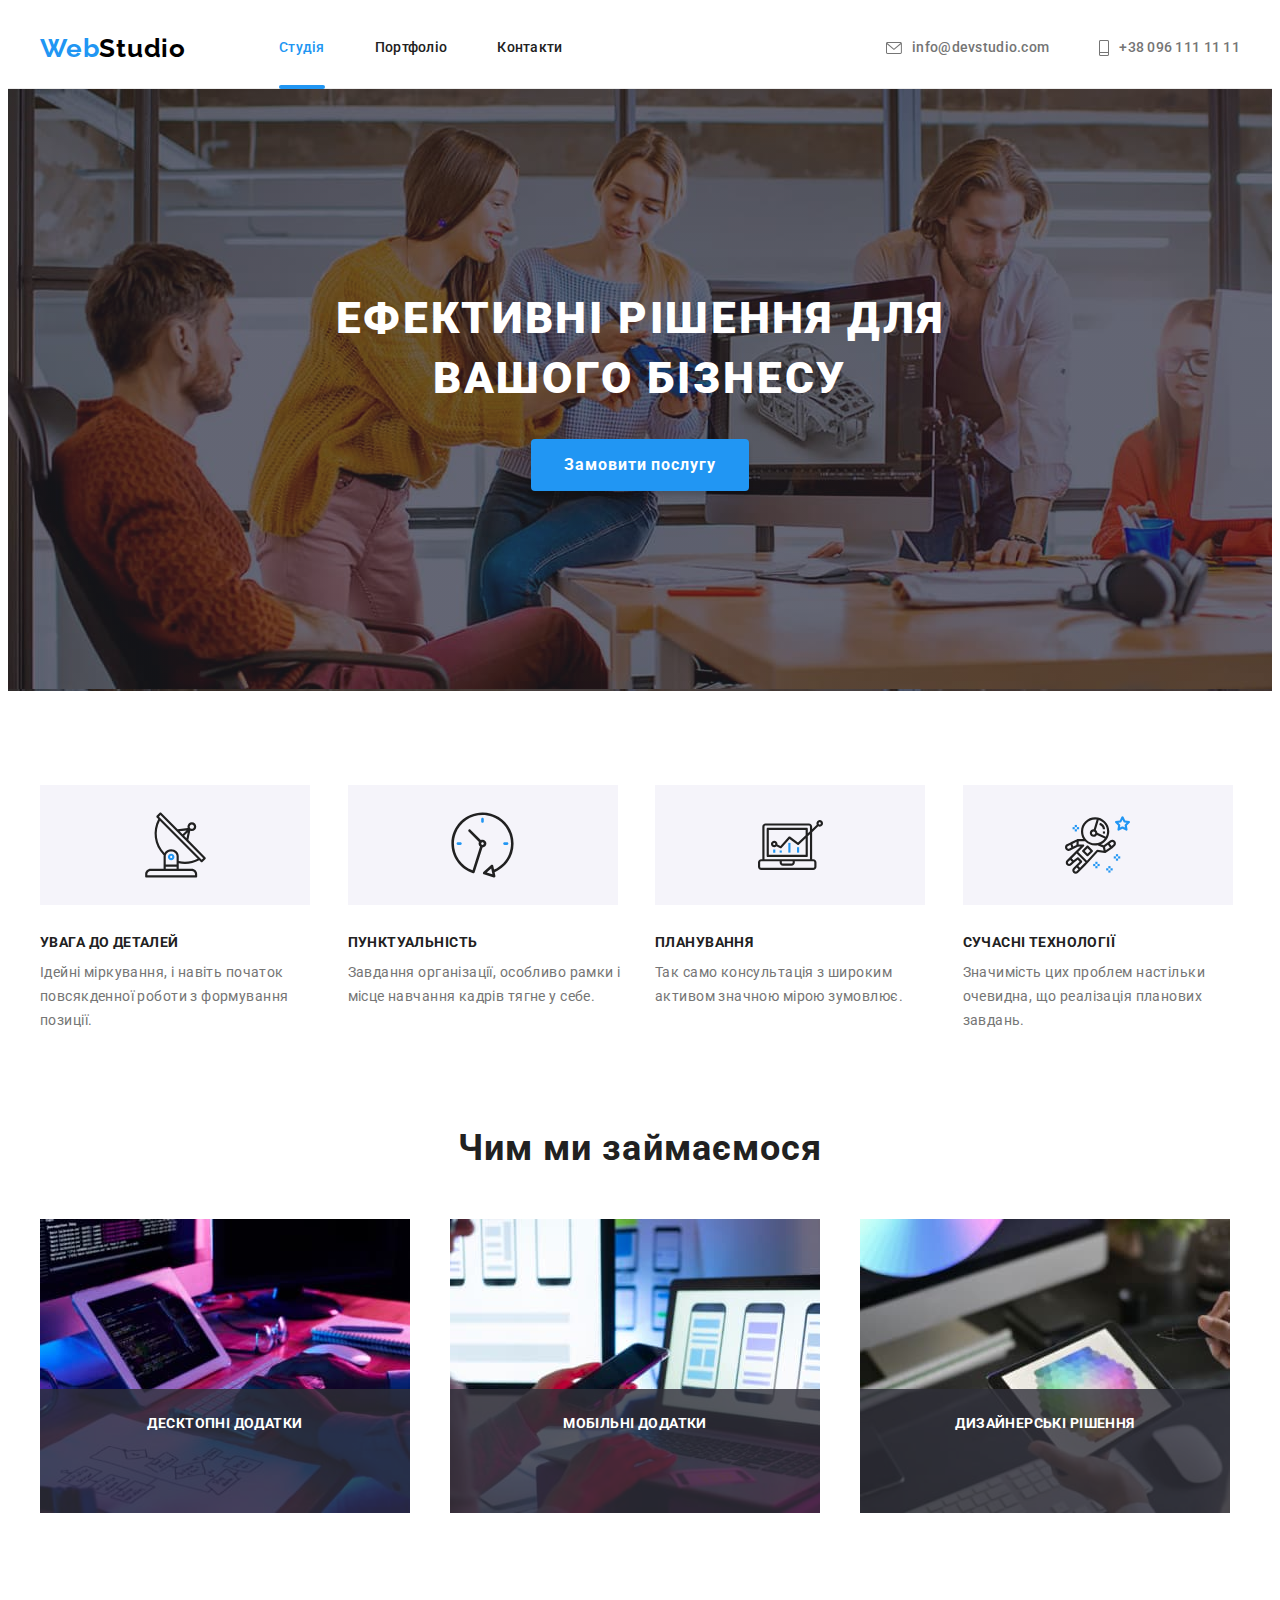
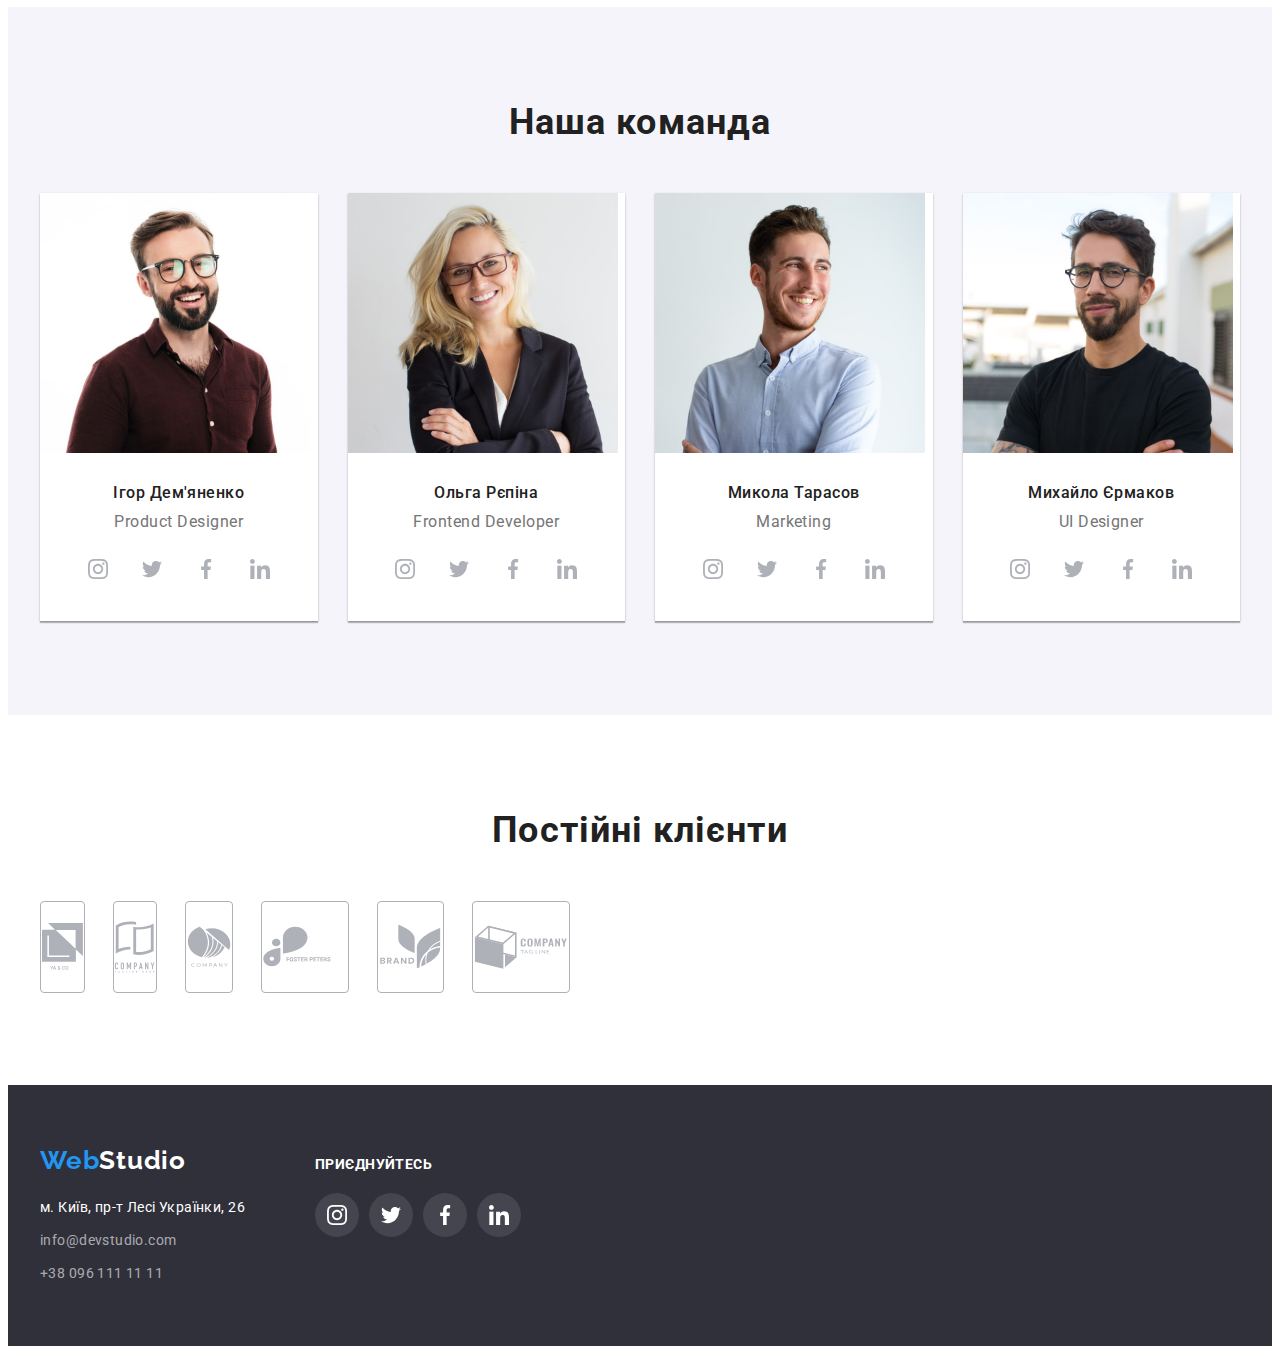
<file: index.html>
<!DOCTYPE html>
<html lang="uk">
<head>
    <meta charset="UTF-8">
    <meta http-equiv="X-UA-Compatible" content="IE=edge">
    <meta name="viewport" content="width=device-width, initial-scale=1.0">
    <title>WebStudio</title>    
    <link rel="preconnect" href="https://fonts.gstatic.com" crossorigin>
    <link href="https://fonts.googleapis.com/css2?family=Raleway:wght@700&family=Roboto:wght@400;500;700;900&display=swap" rel="stylesheet">
    <link rel="stylesheet" href="https://cdnjs.cloudflare.com/ajax/libs/modern-normalize/1.1.0/modern-normalize.min.css" integrity="sha512-wpPYUAdjBVSE4KJnH1VR1HeZfpl1ub8YT/NKx4PuQ5NmX2tKuGu6U/JRp5y+Y8XG2tV+wKQpNHVUX03MfMFn9Q==" crossorigin="anonymous" referrerpolicy="no-referrer" />
    <link rel="stylesheet" href="./css/styles.css">
</head>

<body>
    <!--верхня лінія-->
    <header class="header">
        <div class="container header-container">
            <nav class="header-nav">
                <a class="header-logo link" href="./index.html">
                    <span class="logo-web">Web</span><span class="header-logo-studio">Studio </span> 
                </a>
                <ul class="header-list list">
                    <li class="header-item"><a class="header-link current link" href="./index.html">Студія</a></li>
                    <li class="header-item"><a class="header-link link" href="./portfolio.html">Портфоліо</a></li>
                    <li class="header-item"><a class="header-link link" href="Контакти">Контакти</a></li>
                </ul>
            </nav>  
            <ul class="header-contacts-list list">
                <li>
                    <a class="header-contacts link" href="mailto:info@devstudio.com">
                    <svg class="header-contacts-svg" width="16" height="12">
                        <use href="./images/symbol-defs.svg#mail"></use>
                    </svg>info@devstudio.com</a>
                </li>
                <li>
                    <a class="header-contacts link" href="tel:+380961111111">
                    <svg class="header-contacts-svg" width="10" height="16">
                        <use href="./images/symbol-defs.svg#tel"></use>
                    </svg>+38 096 111 11 11</a>
                </li>
            </ul>
        </div>
    </header>

    <main>
        <!--(Шапка) Hero-->
        <section class="hero">
            <div class="container">            
                <h1 class="title">Ефективні рішення для <br> вашого бізнесу</h1>
                <button type="button" data-modal-open class="hero-button">Замовити послугу</button>
            </div>
        </section>
        
        <!--Особливості-->
        <section class="feature-section section">         
            <div class="container">
                <h2 class="feature visually-hidden">Особлисвості</h2>
                <ul class="feature-list list">                   
                    <li class="feature-link link"> 
                        <div class="feature-link-svg">
                            <svg class="feature-svg" width="65" height="70">
                                <use href="./images/symbol-defs.svg#antenna"></use> 
                            </svg>
                        </div>                       
                        <h3 class="feature-title">УВАГА ДО ДЕТАЛЕЙ</h3>
                        <p class="feature-text">
                            Ідейні міркування, і навіть початок повсякденної роботи з формування позиції.
                        </p>
                    </li>
                            
                    <li class="feature-link link">
                        <div  class="feature-link-svg">
                            <svg class="feature-svg" width="65" height="70">
                                <use href="./images/symbol-defs.svg#clock"></use> 
                            </svg>
                        </div>
                        <h3 class="feature-title">ПУНКТУАЛЬНІСТЬ</h3>
                        <p class="feature-text">
                            Завдання організації, особливо рамки і місце навчання кадрів тягне у себе.               
                        </p>
                    </li>
                           
                    <li class="feature-link link">
                        <div  class="feature-link-svg">
                            <svg class="feature-svg" width="65" height="70">
                                <use href="./images/symbol-defs.svg#diagram"></use> 
                            </svg>
                        </div>
                        <h3 class="feature-title">ПЛАНУВАННЯ</h3>
                        <p class="feature-text">
                            Так само консультація з широким активом значною мірою зумовлює.
                        </p>
                    </li>
                            
                    <li class="feature-link link">
                        <div class="feature-link-svg">
                            <svg class="feature-svg" width="65" height="70">
                                <use href="./images/symbol-defs.svg#astronaut"></use> 
                            </svg>
                        </div>
                        <h3 class="feature-title">СУЧАСНІ ТЕХНОЛОГІЇ</h3>
                        <p class="feature-text">
                            Значимість цих проблем настільки очевидна, що реалізація планових завдань.
                        </p>
                    </li>
                </ul> 
            </div> 
        </section>

        <!--Чим ми займаємося-->
        <section class="activity section">
            <div class="container">
                <h2 class="section-title">Чим ми займаємося</h2>
                <ul class="activity-list list">
                    <li class="activity-item">
                        <div class="activity-item-wrap">
                            <img src="./images/img1.jpg" alt="зображення людини, яка друкує текст" width="370">
                            <p class="activity-top-text">Десктопні додатки</p>
                        </div>                        
                    </li>
                    <li class="activity-item">
                        <div class="activity-item-wrap">
                            <img src="./images/img2.jpg" alt="зображення людини, яка тримає телефон" width="370">
                            <p class="activity-top-text">Мобільні додатки</p>
                        </div>                        
                    </li>
                    <li class="activity-item">
                        <div class="activity-item-wrap">
                            <img src="./images/img3.jpg" alt="зображення людини, у якої в пуках планшет" width="370">
                            <p class="activity-top-text">Дизайнерські рішення</p>
                        </div>                        
                    </li>
                </ul>
            </div>
        </section>

        <!--(Наша команда) team-->
        <section class="section-team section">
            <div class="container">
                <h2 class="section-title centered">Наша команда</h2>
                <ul class="team-list list">
                    <li class="team-items">
                        <div class="team-wrap">
                            <img src="./images/img_ihor.jpg" alt="фото Ігора Дем'яненко" width="270"> 
                            <div class="team-members-position">
                                <h3 class="team-members">Ігор Дем'яненко</h3>
                                <p class="members-position">Product Designer</p>
                                <ul class="team-social-list list">
                                    <li class="team-social-item"><a href="" class="team-social-link link">
                                        <svg class="team-svg" width="20" height="20">
                                            <use href="./images/symbol-defs.svg#instagram"></use>
                                        </svg>
                                    </a></li>
                                    <li class="team-social-item"><a href="" class="team-social-link link">
                                        <svg class="team-svg" width="20" height="20">
                                            <use href="./images/symbol-defs.svg#twitter"></use>
                                        </svg>
                                    </a></li>
                                    <li class="team-social-item"><a href="" class="team-social-link link">
                                        <svg class="team-svg" width="20" height="20">
                                            <use href="./images/symbol-defs.svg#facebook"></use>
                                        </svg>
                                    </a></li>
                                    <li class="team-social-item"><a href="" class="team-social-link link">
                                        <svg class="team-svg" width="20" height="20">
                                            <use href="./images/symbol-defs.svg#linkedin"></use>
                                        </svg>
                                    </a></li>
                                </ul>
                            </div>
                        </div>
                    </li>    
                    <li class="team-items">
                        <div class="team-wrap">
                            <img src="./images/img_olha.jpg" alt="фото Ольги Рєпіної" width="270"> 
                            <div class="team-members-position">
                                <h3 class="team-members">Ольга Рєпіна</h3>
                                <p class="members-position">Frontend Developer</p>
                                <ul class="team-social-list list">
                                    <li class="team-social-item"><a href="" class="team-social-link link">
                                        <svg class="team-svg" width="20" height="20">
                                            <use href="./images/symbol-defs.svg#instagram"></use>
                                        </svg>
                                    </a></li>
                                    <li class="team-social-item"><a href="" class="team-social-link link">
                                        <svg class="team-svg" width="20" height="20">
                                            <use href="./images/symbol-defs.svg#twitter"></use>
                                        </svg>
                                    </a></li>
                                    <li class="team-social-item"><a href="" class="team-social-link link">
                                        <svg class="team-svg" width="20" height="20">
                                            <use href="./images/symbol-defs.svg#facebook"></use>
                                        </svg>
                                    </a></li>
                                    <li class="team-social-item"><a href="" class="team-social-link link">
                                        <svg class="team-svg" width="20" height="20">
                                            <use href="./images/symbol-defs.svg#linkedin"></use>
                                        </svg>
                                    </a></li>
                                </ul>
                            </div>
                        </div>
                    </li>   
                    <li class="team-items">
                        <div class="team-wrap">
                            <img src="./images/img_mykola.jpg" alt="фото Миколи Тарасова" width="270"> 
                            <div class="team-members-position">
                                <h3 class="team-members">Микола Тарасов</h3>
                                <p class="members-position">Marketing</p>
                                <ul class="team-social-list list">
                                    <li class="team-social-item"><a href="" class="team-social-link link">
                                        <svg class="team-svg" width="20" height="20">
                                            <use href="./images/symbol-defs.svg#instagram"></use>
                                        </svg>
                                    </a></li>
                                    <li class="team-social-item"><a href="" class="team-social-link link">
                                        <svg class="team-svg" width="20" height="20">
                                            <use href="./images/symbol-defs.svg#twitter"></use>
                                        </svg>
                                    </a></li>
                                    <li class="team-social-item"><a href="" class="team-social-link link">
                                        <svg class="team-svg" width="20" height="20">
                                            <use href="./images/symbol-defs.svg#facebook"></use>
                                        </svg>
                                    </a></li>
                                    <li class="team-social-item"><a href="" class="team-social-link link">
                                        <svg class="team-svg" width="20" height="20">
                                            <use href="./images/symbol-defs.svg#linkedin"></use>
                                        </svg>
                                    </a></li>
                                </ul>
                            </div>
                        </div>
                    </li>   
                    <li class="team-items">
                        <div class="team-wrap">
                            <img src="./images/img_mykhailo.jpg" alt="фото Михайла Єрмакова" width="270"> 
                            <div class="team-members-position">
                                <h3 class="team-members">Михайло Єрмаков</h3>
                                <p class="members-position">UI Designer</p>
                                <ul class="team-social-list list">
                                    <li class="team-social-item"><a href="" class="team-social-link link">
                                        <svg class="team-svg" width="20" height="20">
                                            <use href="./images/symbol-defs.svg#instagram"></use>
                                        </svg>
                                    </a></li>
                                    <li class="team-social-item"><a href="" class="team-social-link link">
                                        <svg class="team-svg" width="20" height="20">
                                            <use href="./images/symbol-defs.svg#twitter"></use>
                                        </svg>
                                    </a></li>
                                    <li class="team-social-item"><a href="" class="team-social-link link">
                                        <svg class="team-svg" width="20" height="20">
                                            <use href="./images/symbol-defs.svg#facebook"></use>
                                        </svg>
                                    </a></li>
                                    <li class="team-social-item"><a href="" class="team-social-link link">
                                        <svg class="team-svg" width="20" height="20">
                                            <use href="./images/symbol-defs.svg#linkedin"></use>
                                        </svg>
                                    </a></li>
                                </ul>
                            </div>
                        </div>
                    </li>             
                </ul>
            </div>
        </section>
    
        <!--(Постійні клієнти)-->
        <section class="clients section">
            <div class="container">
                <h2 class="section-title centered">Постійні клієнти</h2>
                <ul class="clients-list list">
                    <li class="clients-item"><a href="" class="clients-link link"> 
                        <svg class="client-svg" width="41" height="47">
                        <use href="./images/symbol-defs.svg#klient1"></use>
                        </svg></a>
                    </li>
                    <li class="clients-item"><a href="" class="clients-link link">
                        <svg class="client-svg" width="40" height="52">
                        <use href="./images/symbol-defs.svg#klient2"></use>
                        </svg></a>
                    </li>
                    <li class="clients-item"><a href="" class="clients-link link">
                        <svg class="client-svg" width="44" height="41">
                        <use href="./images/symbol-defs.svg#klient3"></use>
                        </svg></a>
                    </li>
                    <li class="clients-item"><a href="" class="clients-link link">
                        <svg class="client-svg" width="84" height="41">
                        <use href="./images/symbol-defs.svg#klient4"></use>
                        </svg></a>
                    </li>
                    <li class="clients-item"><a href="" class="clients-link link">
                        <svg class="client-svg" width="63" height="45">
                        <use href="./images/symbol-defs.svg#klient5"></use>
                        </svg></a>
                    </li>
                    <li class="clients-item"><a href="" class="clients-link link">
                        <svg class="client-svg" width="94" height="44">
                        <use href="./images/symbol-defs.svg#klient6"></use>
                        </svg></a>
                    </li>
                </ul>
            </div>
        </section>
    </main>


    <!--(підвал) footer-->
    <footer class="footer">
        <div class="container footer-container">
            <div class="adress-section">
                <a class="footer-logo link" href="./index.html">
                    <span class="logo-web">Web</span><span class="logo-studio">Studio </span>
                </a>                          
                <address class="address">   
                    <ul class="address-list list">
                        <li><a class="map-link link" href="https://goo.gl/maps/aMGptcKbW2b2ZsTe7" target="_blank" rel="noopener noreferrer nofollow" >м. Київ, пр-т Лесі Українки, 26</a></li>
                        <li><a class="contacts link" href="mailto:info@devstudio.com">info@devstudio.com</a></li>
                        <li><a class="contacts link" href="tel:+380961111111">+38 096 111 11 11</a></li>                
                    </ul>             
                </address>
            </div>      
            <div class="follow-section list">
                <p class="follow-section-text">Приєднуйтесь</p>
                <ul class="follow-section-list list">
                    <li class="follow-section-item"><a href="" class="follow-section-link link">
                        <svg class="follow-svg" width="20" height="20">
                            <use href="./images/symbol-defs.svg#instagram"></use>
                        </svg>
                    </a></li>
                    <li class="follow-section-item"><a href="" class="follow-section-link link">
                        <svg class="follow-svg" width="20" height="20">
                            <use href="./images/symbol-defs.svg#twitter"></use>
                        </svg>
                    </a></li>
                    <li class="follow-section-item"><a href="" class="follow-section-link link">
                        <svg class="follow-svg" width="20" height="20">
                            <use href="./images/symbol-defs.svg#facebook"></use>
                        </svg>
                    </a></li>
                    <li class="follow-section-item"><a href="" class="follow-section-link link">
                        <svg class="follow-svg" width="20" height="20">
                            <use href="./images/symbol-defs.svg#linkedin"></use>
                        </svg>
                    </a></li>
                </ul>
                
            </div>

        </div>
                   
    </footer> 
    
    
     <!--Modal-->
     <div class="backdrop is-hidden" data-modal>
        <div class="modal">
            <button type="button" class="modal-close" data-modal-close>
                <svg class="modal-close-icon" width="18" height="18">
                    <use href="images/symbol-defs.svg#icon-close"></use>
                </svg>  
            </button>
        </div>
    </div>
    <script src="./js/modal.js"></script>
</body>

</html>
</file>
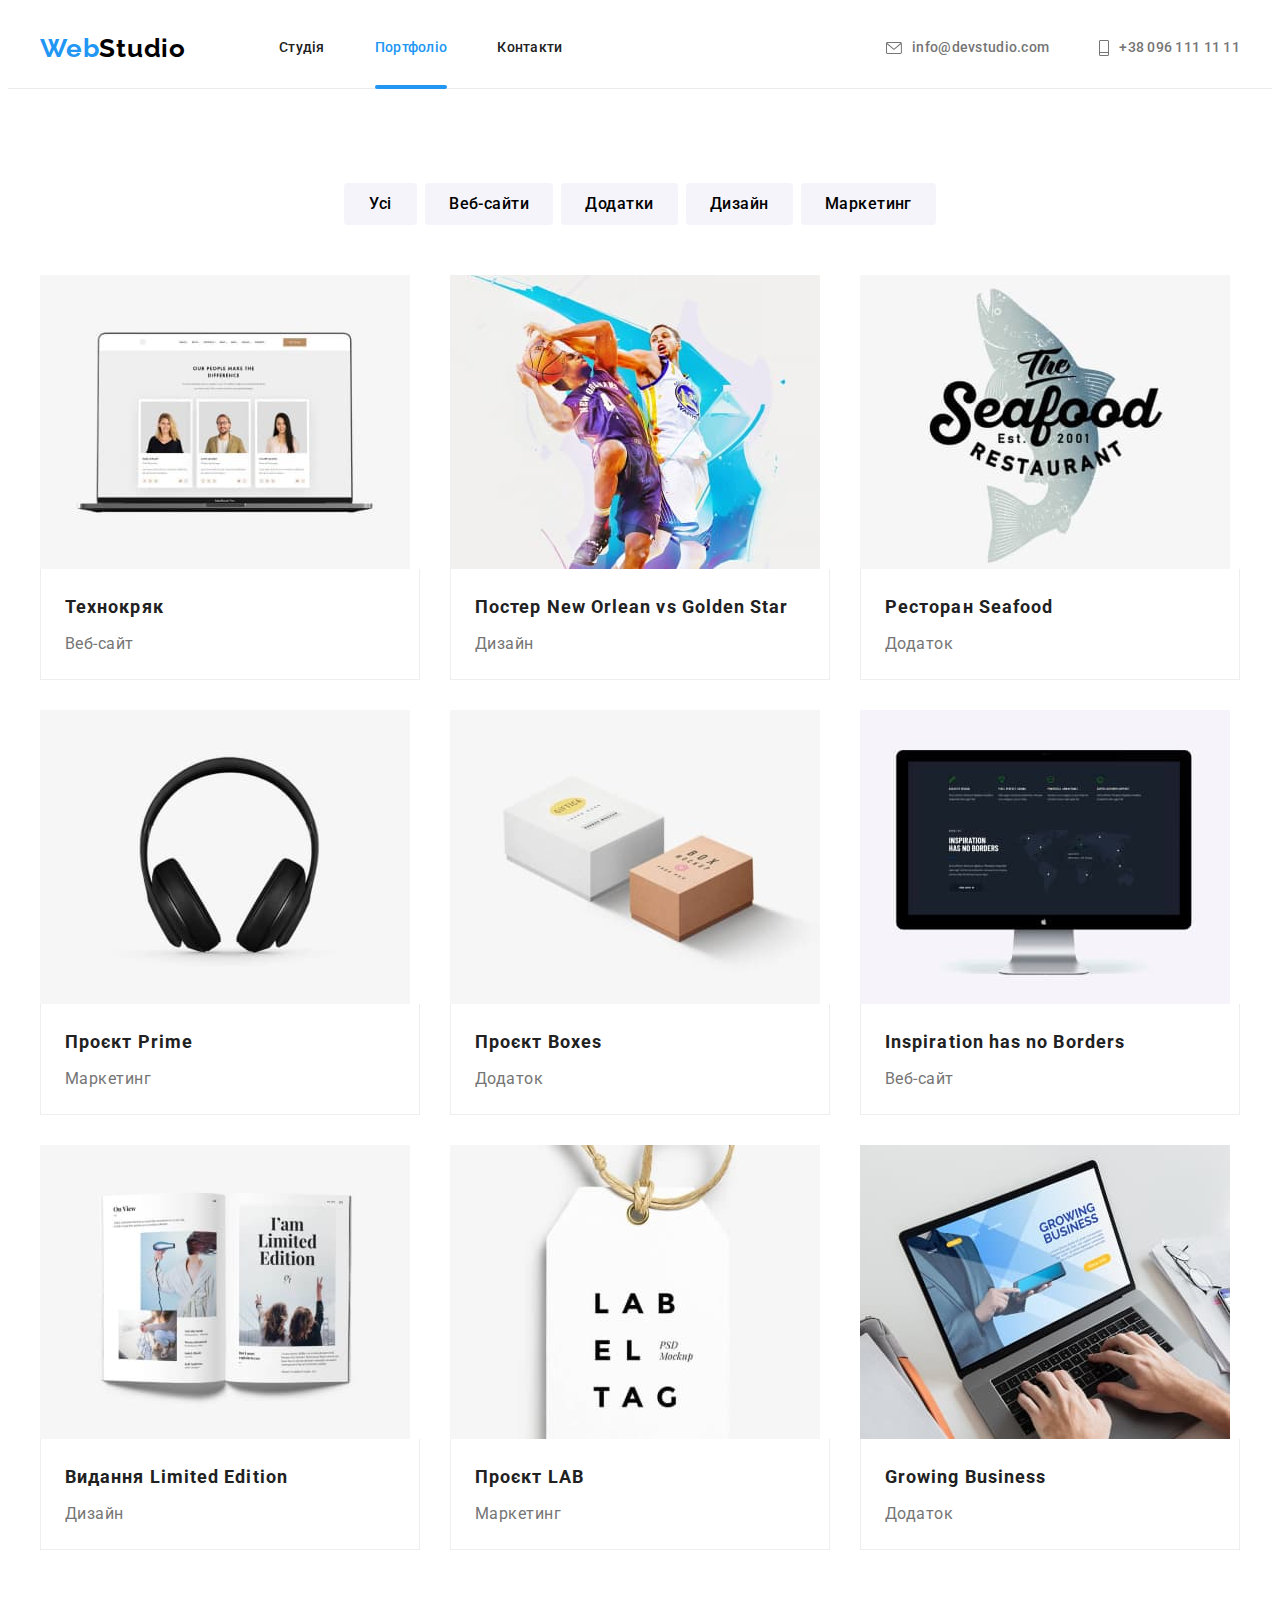
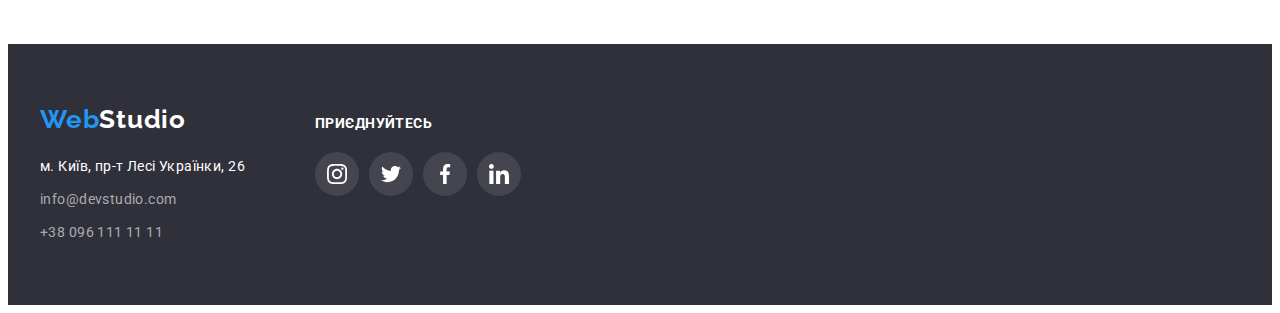
<file: portfolio.html>
<!DOCTYPE html>
<html lang="uk">
<head>
    <meta charset="UTF-8">
    <meta http-equiv="X-UA-Compatible" content="IE=edge">
    <meta name="viewport" content="width=device-width, initial-scale=1.0">
    <title>portfolio</title>       
    <link rel="preconnect" href="https://fonts.googleapis.com">
    <link rel="preconnect" href="https://fonts.gstatic.com" crossorigin>
    <link href="https://fonts.googleapis.com/css2?family=Raleway:wght@700&family=Roboto:wght@400;500;700;900&display=swap" rel="stylesheet">
    <link rel="stylesheet" href="https://cdnjs.cloudflare.com/ajax/libs/modern-normalize/1.1.0/modern-normalize.min.css" integrity="sha512-wpPYUAdjBVSE4KJnH1VR1HeZfpl1ub8YT/NKx4PuQ5NmX2tKuGu6U/JRp5y+Y8XG2tV+wKQpNHVUX03MfMFn9Q==" crossorigin="anonymous" referrerpolicy="no-referrer" />
    <link rel="stylesheet" href="./css/styles.css">
</head>

<body>
    <!--верхня лінія-->
    <header class="header">
        <div class="container header-container">
            <nav class="header-nav">
                <a class="header-logo link" href="./index.html">
                    <span class="logo-web">Web</span><span class="header-logo-studio">Studio </span> 
                </a>
                <ul class="header-list list">
                    <li class="header-item"><a class="header-link link" href="./index.html">Студія</a></li>
                    <li class="header-item"><a class="header-link current link" href="./portfolio.html">Портфоліо</a></li>
                    <li class="header-item"><a class="header-link link" href="Контакти">Контакти</a></li>
                </ul>
            </nav>  
            <ul class="header-contacts-list list">
                <li>
                    <a class="header-contacts link" href="mailto:info@devstudio.com">
                    <svg class="header-contacts-svg" width="16" height="12">
                        <use href="./images/symbol-defs.svg#mail"></use>
                    </svg>info@devstudio.com</a>
                </li>
                <li>
                    <a class="header-contacts link" href="tel:+380961111111">
                    <svg class="header-contacts-svg" width="10" height="16">
                        <use href="./images/symbol-defs.svg#tel"></use>
                    </svg>+38 096 111 11 11</a>
                </li>
            </ul>
        </div>
    </header>

    <!--(main)-->
    <main class="portfolio-page">
        <!--portfolio (портфоліо)-->
        <section class="portfolio-section section">
            <div class="container">
                <h1 class="portfolio-title visually-hidden">Портфоліо</h1>
                <ul class="projects-list list">
                    <li class="portfolio-button-item"><button class="portfolio-button" type="button">Усі</button></li>
                    <li class="portfolio-button-item"><button class="portfolio-button" type="button">Веб-сайти</button></li>
                    <li class="portfolio-button-item"><button class="portfolio-button" type="button">Додатки</button></li>
                    <li class="portfolio-button-item"><button class="portfolio-button" type="button">Дизайн</button></li>
                    <li class="portfolio-button-item"><button class="portfolio-button" type="button">Маркетинг</button></li>
                </ul>
                <ul class="portfolio-list list">
                    <li class="portfolio-item">                        
                        <a class="portfolio-item-link link" href="">
                            <div class="portfolio-top-wrap">
                                <img src="./images/tehno.jpg" alt="зображення ноутбука" width="370">
                                <p class="portfolio-top-text">
                                    Ресурс пропонує комплексні пропозиції з різним рівнем функціоналу та сервісів. Все це дозволить відвідувачу отримати вичерпні відомості про компанію чи приватну особу.
                                </p>
                            </div>                            
                            <div class="portfolio-item-second-part">
                                <h2 class="portfolio-project-name">Технокряк</h2>
                                <p class="portfolio-project-type">Веб-сайт</p>
                            </div>
                        </a>
                    </li>
                    <li class="portfolio-item">
                        <a class="portfolio-item-link link" href="">
                            <div class="portfolio-top-wrap">
                                <img src="./images/poster.jpg" alt="постер гри волейбол" width="370">
                                <p class="portfolio-top-text">
                                    Lorem ipsum dolor sit amet consectetur adipisicing elit. Facilis vel commodi nobis blanditiis dolorum quae doloribus quas porro, harum iure qui nostrum laborum voluptates similique dignissimos dolor
                                </p>
                            </div>   
                            
                            <div class="portfolio-item-second-part">
                                <h2 class="portfolio-project-name">Постер New Orlean vs Golden Star</h2>
                                <p class="portfolio-project-type">Дизайн</p>
                            </div>
                        </a>
                    </li>
                    <li class="portfolio-item">
                        <a class="portfolio-item-link link" href="">
                            <div class="portfolio-top-wrap">
                                <img src="./images/seafood.jpg" alt="лейбл ресторану" width="370">
                                <p class="portfolio-top-text">
                                    Lorem ipsum dolor sit amet consectetur adipisicing elit. Facilis vel commodi nobis blanditiis dolorum quae doloribus quas porro, harum iure qui nostrum laborum voluptates similique dignissimos dolor
                                </p>
                            </div>   
                          
                            <div class="portfolio-item-second-part">
                                <h2 class="portfolio-project-name">Ресторан Seafood</h2>
                                <p class="portfolio-project-type">Додаток</p>
                            </div>
                        </a>
                    </li>
                    <li class="portfolio-item">
                        <a class="portfolio-item-link link" href="">
                            <div class="portfolio-top-wrap">
                                <img src="./images/prime.jpg" alt="навушники" width="370">
                                <p class="portfolio-top-text">
                                    Lorem ipsum dolor sit amet consectetur adipisicing elit. Facilis vel commodi nobis blanditiis dolorum quae doloribus quas porro, harum iure qui nostrum laborum voluptates similique dignissimos dolor
                                </p>
                            </div> 
                            <div class="portfolio-item-second-part">
                                <h2 class="portfolio-project-name">Проєкт Prime</h2>
                                <p class="portfolio-project-type">Маркетинг</p>
                            </div>
                        </a>
                    </li>
                    <li class="portfolio-item">
                        <a class="portfolio-item-link link" href="">
                            <div class="portfolio-top-wrap">
                                <img src="./images/project.jpg" alt="дві коробочки" width="370">
                                <p class="portfolio-top-text">
                                    Lorem ipsum dolor sit amet consectetur adipisicing elit. Facilis vel commodi nobis blanditiis dolorum quae doloribus quas porro, harum iure qui nostrum laborum voluptates similique dignissimos dolor
                                </p>
                            </div> 
                            <div class="portfolio-item-second-part">
                                <h2 class="portfolio-project-name">Проєкт Boxes</h2>
                                <p class="portfolio-project-type">Додаток</p>
                            </div>
                        </a>
                    </li>
                    <li class="portfolio-item">
                        <a class="portfolio-item-link link" href="">
                            <div class="portfolio-top-wrap">
                                <img src="./images/inspiration.jpg" alt="монітор" width="370">
                                <p class="portfolio-top-text">
                                    Lorem ipsum dolor sit amet consectetur adipisicing elit. Facilis vel commodi nobis blanditiis dolorum quae doloribus quas porro, harum iure qui nostrum laborum voluptates
                                </p>
                            </div> 
                            <div class="portfolio-item-second-part">
                                <h2 class="portfolio-project-name">Inspiration has no Borders</h2>
                                <p class="portfolio-project-type">Веб-сайт</p>
                            </div>
                        </a>
                    </li>
                    <li class="portfolio-item">
                        <a class="portfolio-item-link link" href="">
                            <div class="portfolio-top-wrap">
                                <img src="./images/book.jpg" alt="видання книги" width="370">
                                <p class="portfolio-top-text">
                                    Lorem ipsum dolor sit amet consectetur adipisicing elit. Facilis vel commodi nobis blanditiis dolorum quae doloribus quas porro, harum iure qui nostrum laborum voluptates
                                </p>
                            </div> 
                            <div class="portfolio-item-second-part">
                                <h2 class="portfolio-project-name">Видання Limited Edition</h2>
                                <p class="portfolio-project-type">Дизайн</p>
                            </div>
                        </a>
                    </li>
                    <li class="portfolio-item">
                        <a class="portfolio-item-link link" href="">
                            <div class="portfolio-top-wrap">
                                <img src="./images/lab.jpg" alt="ярлик" width="370">
                                <p class="portfolio-top-text">
                                    Lorem ipsum dolor sit amet consectetur adipisicing elit. Facilis vel commodi nobis blanditiis dolorum quae doloribus quas porro, harum iure qui nostrum laborum voluptates
                                </p>
                            </div> 
                            <div class="portfolio-item-second-part">
                                <h2 class="portfolio-project-name">Проєкт LAB</h2>
                                <p class="portfolio-project-type">Маркетинг</p>
                            </div>
                        </a>
                    </li>
                    <li class="portfolio-item">
                        <a class="portfolio-item-link link" href="">
                            <div class="portfolio-top-wrap">
                                <img src="./images/growing_business.jpg" alt="ноутбук" width="370">
                                <p class="portfolio-top-text">
                                    Lorem ipsum dolor sit amet consectetur adipisicing elit. Facilis vel commodi nobis blanditiis dolorum quae doloribus quas porro, harum iure qui nostrum laborum voluptates
                                </p>
                            </div> 
                            <div class="portfolio-item-second-part">
                                <h2 class="portfolio-project-name">Growing Business</h2>
                                <p class="portfolio-project-type">Додаток</p>
                            </div>
                        </a>
                    </li>
                </ul>
            </div>
        </section>

    </main>

    <!--(підвал) footer-->
    <footer class="footer">
        <div class="container footer-container">
            <div class="adress-section">
                <a class="footer-logo link" href="./index.html">
                    <span class="logo-web">Web</span><span class="logo-studio">Studio </span>
                </a>                          
                <address class="address">   
                    <ul class="address-list list">
                        <li><a class="map-link link" href="https://goo.gl/maps/aMGptcKbW2b2ZsTe7" target="_blank" rel="noopener noreferrer nofollow" >м. Київ, пр-т Лесі Українки, 26</a></li>
                        <li><a class="contacts link" href="mailto:info@devstudio.com">info@devstudio.com</a></li>
                        <li><a class="contacts link" href="tel:+380961111111">+38 096 111 11 11</a></li>                
                    </ul>             
                </address>
            </div>      
            <div class="follow-section list">
                <p class="follow-section-text">Приєднуйтесь</p>
                <ul class="follow-section-list list">
                    <li class="follow-section-item"><a href="" class="follow-section-link link">
                        <svg class="follow-svg" width="20" height="20">
                            <use href="./images/symbol-defs.svg#instagram"></use>
                        </svg>
                    </a></li>
                    <li class="follow-section-item"><a href="" class="follow-section-link link">
                        <svg class="follow-svg" width="20" height="20">
                            <use href="./images/symbol-defs.svg#twitter"></use>
                        </svg>
                    </a></li>
                    <li class="follow-section-item"><a href="" class="follow-section-link link">
                        <svg class="follow-svg" width="20" height="20">
                            <use href="./images/symbol-defs.svg#facebook"></use>
                        </svg>
                    </a></li>
                    <li class="follow-section-item"><a href="" class="follow-section-link link">
                        <svg class="follow-svg" width="20" height="20">
                            <use href="./images/symbol-defs.svg#linkedin"></use>
                        </svg>
                    </a></li>
                </ul> 
            </div>
        </div>             
    </footer>   
     
</body>

</html>
</file>
<file: css/styles.css>
:root {
    --black-color: #212121;
    --bgn-color: #ffffff;
    --activation-color: #2196F3;
    --second-bgn-color: #2F303A;
    --border-color: #EEEEEE;
    --bgn-section-color: #F5F4FA;
    --label-color: #000000;
    --line-color: #ECECEC;
    --text-color: #757575;
    --contacts-color: rgb(255, 255, 255, 60%);
    --cubic: cubic-bezier(0.4, 0, 0.2, 1);

}

body {
    font-family: 'Roboto', sans-serif;
    color: var(--black-color);
    background-color: var(--bgn-color) ;
}

p,
h1,
h2,
h3,
h4,
h5,
h6 {
  margin: 0;
}
ul,
ol {
  margin: 0;
  padding-left: 0;
}
button {
  cursor: pointer;
}
address {
  font-style: normal;
}
img {
  display: block;
  max-width: 100%;
  height: auto;
}

.list {
    list-style: none;
}

.link {
    text-decoration: none;
}

.container {
    width: 1200px;
    padding-left: 15px;
    padding-right: 15px;
    margin: 0 auto;
}

.section {
    padding-top: 94px;
    padding-bottom: 94px;
}



/*------------------------------------------------header------------------------------------*/
.header {
    border-bottom-width: 1px;
    border-bottom-style: solid;
    border-bottom-color: var(--line-color);
}

.header-container {
    display: flex;
}

.header-nav {
    display: flex;
    align-items: center;
}

.header-logo {
    margin-left: 0;

    font-family: 'Raleway', sans-serif;
    font-weight: 700;
    font-size: 26px;
    line-height: 1.19;
    letter-spacing: 0.03em;
    color: var(--label-color);
}

.logo-web {
    color: var(--activation-color);
}
.header-list {
    display: flex;
    gap: 50px;
    margin-left: 93px;
    width: 281px;
}
.header-item {
    position: relative;
}

.header-link {
    display: inline-block;
    padding-top: 32px;
    padding-bottom: 32px;

    font-weight: 500;
    font-size: 14px;
    line-height: 1.14;
    letter-spacing: 0.02em;
    text-decoration: none;
    color: var(--black-color);  

    transition: color 250ms var(--cubic);
}

.current::after {
    content: "";
    background-color: var(--activation-color);
    width: 100%;
    height: 4px;
    
    border-radius: 2px;
    display: block;
    position: absolute;
    bottom: -1px;
}

.header-link:hover,
.header-link:focus {
    color: var(--activation-color);
    
}
.header-list .header-link.current {
    color: var(--activation-color);
}

.header-contacts-list {
    display: flex;
    align-items: center;
    margin-left: auto;
    gap: 50px;
}

.header-contacts {   
    display: inline-flex;
    align-items: center;
    padding-top: 32px;
    padding-bottom: 32px;

    font-weight: 500;
    font-size: 14px;
    line-height: 1.14;
    letter-spacing: 0.02em;
    color: var(--text-color); 
    transition: color 250ms var(--cubic), fill 250ms var(--cubic); 
}
  
.header-contacts:hover, 
.header-contacts:focus{
    fill: var(--activation-color);
    color: var(--activation-color);  
}

.header-contacts-svg {
    margin-right: 10px;
    align-items: center;
    justify-content: center;
    fill: currentColor;
}



/*------------------------------------Main-index-------------------------------------*/
.hero {
    padding-top: 200px;
    padding-bottom: 200px;
    background-color: #C4C4C4;
    text-align: center;
    max-width: 1600px;
    margin-left: auto;
    margin-right: auto;
    background-image: linear-gradient( 
        rgba(47,48,58,0.4),
        rgba(47,48,58,0.4)
        ),
        url(../images/hero_backraund.jpg);    
}

.title {   
    font-weight: 900;
    font-size: 44px;
    line-height: 1.36;
    letter-spacing: 0.06em;
    text-align: center;
    text-transform: uppercase;
    color: var(--bgn-color);

}

.hero-button {
    padding-top: 10px;
    padding-bottom:10px ;
    padding-right: 32px;
    padding-left: 32px;
    margin-top: 30px;
    
    border: 1px solid transparent;
    box-shadow: 0px 4px 4px rgba(0, 0, 0, 0.15);
    border-radius: 4px;

    transition: background-color 250ms var(--cubic);

    font-family: inherit;
    font-weight: 700;
    font-size: 16px;
    line-height: 1.88;
    text-align: center;
    letter-spacing: 0.06em;
    color: var(--bgn-color);
    background-color: var(--activation-color);
    cursor: pointer;
}

.hero-button:hover,
.hero-button:focus {
    background-color: #188CE8;
}

.feature-section { 
    padding-bottom: 47px;
}

.feature {  
}

.visually-hidden {
    position: absolute;
    white-space: nowrap;
    width: 1px;
    height: 1px;
    overflow: hidden;
    border: 0;
    padding: 0;
    clip: rect(0 0 0 0);
    clip-path: inset(50%);
    margin: -1px;
}

.feature-list {
    display: flex;
    gap: 30px;
}

.feature-link {
    width: calc((100% - 90px) / 4);
}

.feature-link-svg {
    content: "";
    width: 270px;
    height: 120px;
    background-size: cover;
    background-repeat: no-repeat;
    background-position: center;
    background-color:var(--bgn-section-color);
    margin-bottom: 30px;
    align-items: center;
    justify-content: center;
    display: flex;
}

.feature-svg {

}

.feature-title {
    margin-bottom: 10px;

    font-size: 14px;
    line-height: 1.14;
    letter-spacing: 0.03em;
    text-transform: uppercase;
}

.feature-text {
    font-size: 14px;
    line-height: 1.71;
    letter-spacing: 0.03em;
    color: var(--text-color);
}

.activity {
    padding-top: 47px;
}

.section-title {
    margin-bottom: 50px;

    font-size: 36px;
    line-height: 1.17;
    text-align: center;
    letter-spacing: 0.03em;
}

.activity-list {
    display: flex;
    gap: 30px;
}

.activity-item {
    width: calc((100% - 60px) / 3)
} 

.activity-item-wrap {
    position: relative;
}

.activity-top-text {
    position: absolute;
    bottom: 0px;   
    padding-bottom: 27px;
    padding-top: 27px;
   
    color: var(--bgn-color);
    font-size: 14px;
    font-weight: 700;
    line-height: 1.14;
    letter-spacing: 0.03em;
    width: 370px;
    height: 70px;
    background-color: rgba(47, 48, 58, 0.8);
    text-align: center;
    text-transform: uppercase;
    transform: translateY(0);
}

.section-team {
    background-color: var(--bgn-section-color);
}

.team-list {
    display: flex;
    gap: 30px;
}

.team-wrap {
}

.team-items {
    background-color: var(--bgn-color);
    width: calc((100% - 90px) / 4);
    box-shadow: 0px 1px 3px rgba(0, 0, 0, 0.12), 0px 1px 1px rgba(0, 0, 0, 0.14), 0px 2px 1px rgba(0, 0, 0, 0.2);
}    
.team-members-position {
    padding-top: 30px;
    padding-bottom: 30px;

}
.team-members {
    margin-bottom: 10px;

    font-weight: 500;
    font-size: 16px;
    line-height: 1.19;
    letter-spacing: 0.03em;
    text-align: center;
    }

.members-position {
    font-size: 16px;
    line-height: 1.19;
    letter-spacing: 0.03em;
    color:var(--text-color);
    text-align: center;
    margin-bottom: 16px;
}
.team-social-list {
    display: flex;
    justify-content: center;
    gap: 10px;
}

.team-social-item {
    width:calc((100%-30px)/4);
    height: 44px;
    width: 44px;
} 

.team-social-link {
    width: 100%;
    height: 100%;
    border-radius: 50%;
    display: block;
    align-items: center;
    justify-content: center;
    display: flex;
    transition: background-color 250ms var(--cubic);
}

.team-social-link:hover,
.team-social-link:focus {
    background-color: var(--activation-color);
   
}

.team-svg {
    fill: #AFB1B8;
    transition: fill 250ms var(--cubic);
}


.team-social-link:hover .team-svg,
.team-social-link:focus .team-svg {
    fill: var(--bgn-color); 
}

.clients-list {
    display: flex;
    gap: 30px;
}

.clients-item {
    width: calc((100%-150px)/6);
    height: 90px;
}

.clients-link {
    width: 100%;
    height: 100%;
    border: 1px solid rgba(175, 177, 184, 1);
    border-radius: 4px;
    display: block;
    align-items: center;
    justify-content: center;
    display: flex;
    transition: border 250ms var(--cubic);
}

.clients-link:hover,
.clients-link:focus {
    border: 1px solid #2196F3; 
}

.clients-link:hover .client-svg,
.clients-link:focus .client-svg {
    fill: var(--activation-color); 
}   

.client-svg {
    fill:  #AFB1B8;
    transition: fill 250ms var(--cubic);
}

/*------------------------------footer ----------------------------*/
.footer {
    padding-top: 60px;
    padding-bottom: 60px;
    background-color: var(--second-bgn-color);  
}

.footer-container {
    display: flex;
    align-items: baseline;
}

.adress-section {
}

.footer-logo {
    font-family: 'Raleway';
    font-weight: 700;
    font-size: 26px;
    line-height: 1.19;
    letter-spacing: 0.03em;
}

.logo-web {
}
.logo-studio {
    color: var(--bgn-color);
}

.address {
    margin-top: 20px;
}

.address-list>li:not(:first-child) {
    margin-top: 9px;
}

.map-link {
    font-size: 14px;
    line-height: 1.71;
    letter-spacing: 0.03em;
    color: var(--bgn-color);
    font-style: normal;
    transition: color 250ms var(--cubic);
}

.map-link:hover,
.map-link:focus {
    color: var(--activation-color);
    
}

.contacts {
    font-size: 14px;
    line-height: 1.71;
    letter-spacing: 0.03em;
    color: var(--contacts-color);  
    font-style: normal;
    transition: color 250ms var(--cubic);
}

.contacts:hover,
.contacts:focus  {
    color: var(--activation-color);
}

.follow-section {
    margin-left: 70px;
}

.follow-section-text {
    margin-bottom: 20px;
    color: var(--bgn-color);
    text-transform: uppercase;
    font-weight: 700;
    font-size: 14px;
    line-height: 1.14;
    letter-spacing: 0.03em;
}

.follow-section-list {
    display: flex;
    justify-content: center;
    align-items: baseline;
    gap: 10px;
    
}
.follow-section-item {
    width:calc((100%-30px)/4);
    height: 44px;
    width: 44px;
}
.follow-section-link {
    width: 100%;
    height: 100%;
    border-radius: 50%;
    display: block;
    align-items: center;
    justify-content: center;
    display: flex;
    background-color: rgba(255, 255, 255, 0.1);
    transition: background-color 250ms var(--cubic); 
    
}
.follow-section-link:hover,
.follow-section-link:focus {
    background-color:var(--activation-color) ;
   
}
.follow-svg {
    fill: var(--bgn-color);
}


/*------------------------------portfolio-main----------------------------*/

.portfolio-page {

}
.portfolio-section {
    background-color: var(--bgn-color);
}
.portfolio-title {
}

.projects-list {
    display: flex;
    justify-content: center;
    margin-bottom: 50px;
    gap: 8px;
}
.portfolio-button-item {

}

.portfolio-button {    
    min-width: 73px;  
    padding-top: 6px;
    padding-right: 22px;
    padding-bottom: 6px;
    padding-left: 22px;

    border-color: transparent;
    border-radius: 4px;
    
    font-family: inherit;
    font-weight: 500;
    font-size: 16px;
    line-height: 1.62;
    text-align: center;
    letter-spacing: 0.03em;
    cursor: pointer;
    background-color:var(--bgn-section-color);
    transition: background-color 250ms var(--cubic), color 250ms var(--cubic), box-shadow 250ms var(--cubic);
}

.portfolio-button:hover,
.portfolio-button:focus {
    color: var(--bgn-color);
    background-color: var(--activation-color); 
    box-shadow: 0px 3px 1px rgba(0, 0, 0, 0.1), 0px 1px 2px rgba(0, 0, 0, 0.08), 0px 2px 2px rgba(0, 0, 0, 0.12);   
}

.portfolio-list {
    display: flex;
    flex-wrap: wrap;
    gap: 30px;
}

.portfolio-item {
    width: calc((100% - 60px) / 3);    
}

.portfolio-item:hover .portfolio-top-text {
    transform: translateY(0);
}

.portfolio-item-link{
    display: block;
    transition: box-shadow 250ms var(--cubic);   
}

.portfolio-item-link:hover,
.portfolio-item-link:focus {
    box-shadow: 0px 1px 1px rgba(0, 0, 0, 0.12), 0px 4px 4px rgba(0, 0, 0, 0.06), 1px 4px 6px rgba(0, 0, 0, 0.16);
}

.portfolio-top-wrap {
    position: relative;
    overflow: hidden;

}

.portfolio-top-text {
    position: absolute;
    top: 0px;
    font-family: 'Roboto';
    font-style: normal;
    padding-left: 24px;
    padding-bottom: 63px;
    padding-right: 24px;
    padding-top: 63px;
   
    color: var(--bgn-color);
    font-size: 18px;
    font-weight: 400;
    line-height: 28px;
    letter-spacing: 0.03em;
    background-color: rgba(33, 150, 243, 0.9);
    height: 100%;
    transform: translateY(100%);
    transition: transform 250ms var(--cubic);
    overflow: auto; 
}

.portfolio-project-name {
    margin-bottom: 4px;

    font-size: 18px;
    line-height: 2;
    letter-spacing: 0.06em;
    color: var(--black-color); 
}

.portfolio-project-type {
    font-size: 16px;
    line-height: 1.88;
    letter-spacing: 0.03em;
    color: var(--text-color);
}

.portfolio-item-second-part {
    padding-left: 24px;
    padding-bottom: 20px;
    padding-right: 24px;
    padding-top: 20px;

    border-right-width: 1px;
    border-right-style: solid;
    border-right-color: var(--border-color);

    border-bottom-width: 1px;
    border-bottom-style: solid;
    border-bottom-color: var(--border-color);

    border-left-width: 1px;
    border-left-style: solid;
    border-left-color: var(--border-color);
}

/*--------------------------------------modal-------------------------*/

.backdrop {
    width: 100%;
    height: 100%;
    background-color:  rgba(0, 0, 0, 0.2);
    position: fixed;
    top: 0;
    transition: opacity 250ms var(--cubic), visibility 250ms var(--cubic);
}
.modal {
    width: 528px;
    min-height: 581px;
    background-color:var(--bgn-color);
    border-radius: 4px;
    position: absolute;
    top: 50%;
    left: 50%;
    transform: translate(-50%,-50%) scale(1);
    transition: transform 250ms var(--cubic);
}

.backdrop.is-hidden .modal {
    transform:translate(-50%,-50%) scale(0);   
    transition: transform 250ms var(--cubic);
}

.modal-close {
    width: 30px;
    height: 30px;
    background-color: transparent;
    border: 1px solid rgba(0, 0, 0, 0.1);
    border-radius: 50%;
    position: absolute;
    right: 10px;
    top: 10px;
    display: flex;
    align-items: center;
    justify-content: center;
    cursor: pointer;  
    transition: background-color 250ms var(--cubic), fill 250ms var(--cubic);  
}

.modal-close:hover {
    fill: var(--bgn-color);
    background-color: var(--activation-color);
}

.backdrop.is-hidden {
    opacity: 0;
    visibility: hidden;
    pointer-events: none;
}
</file>
